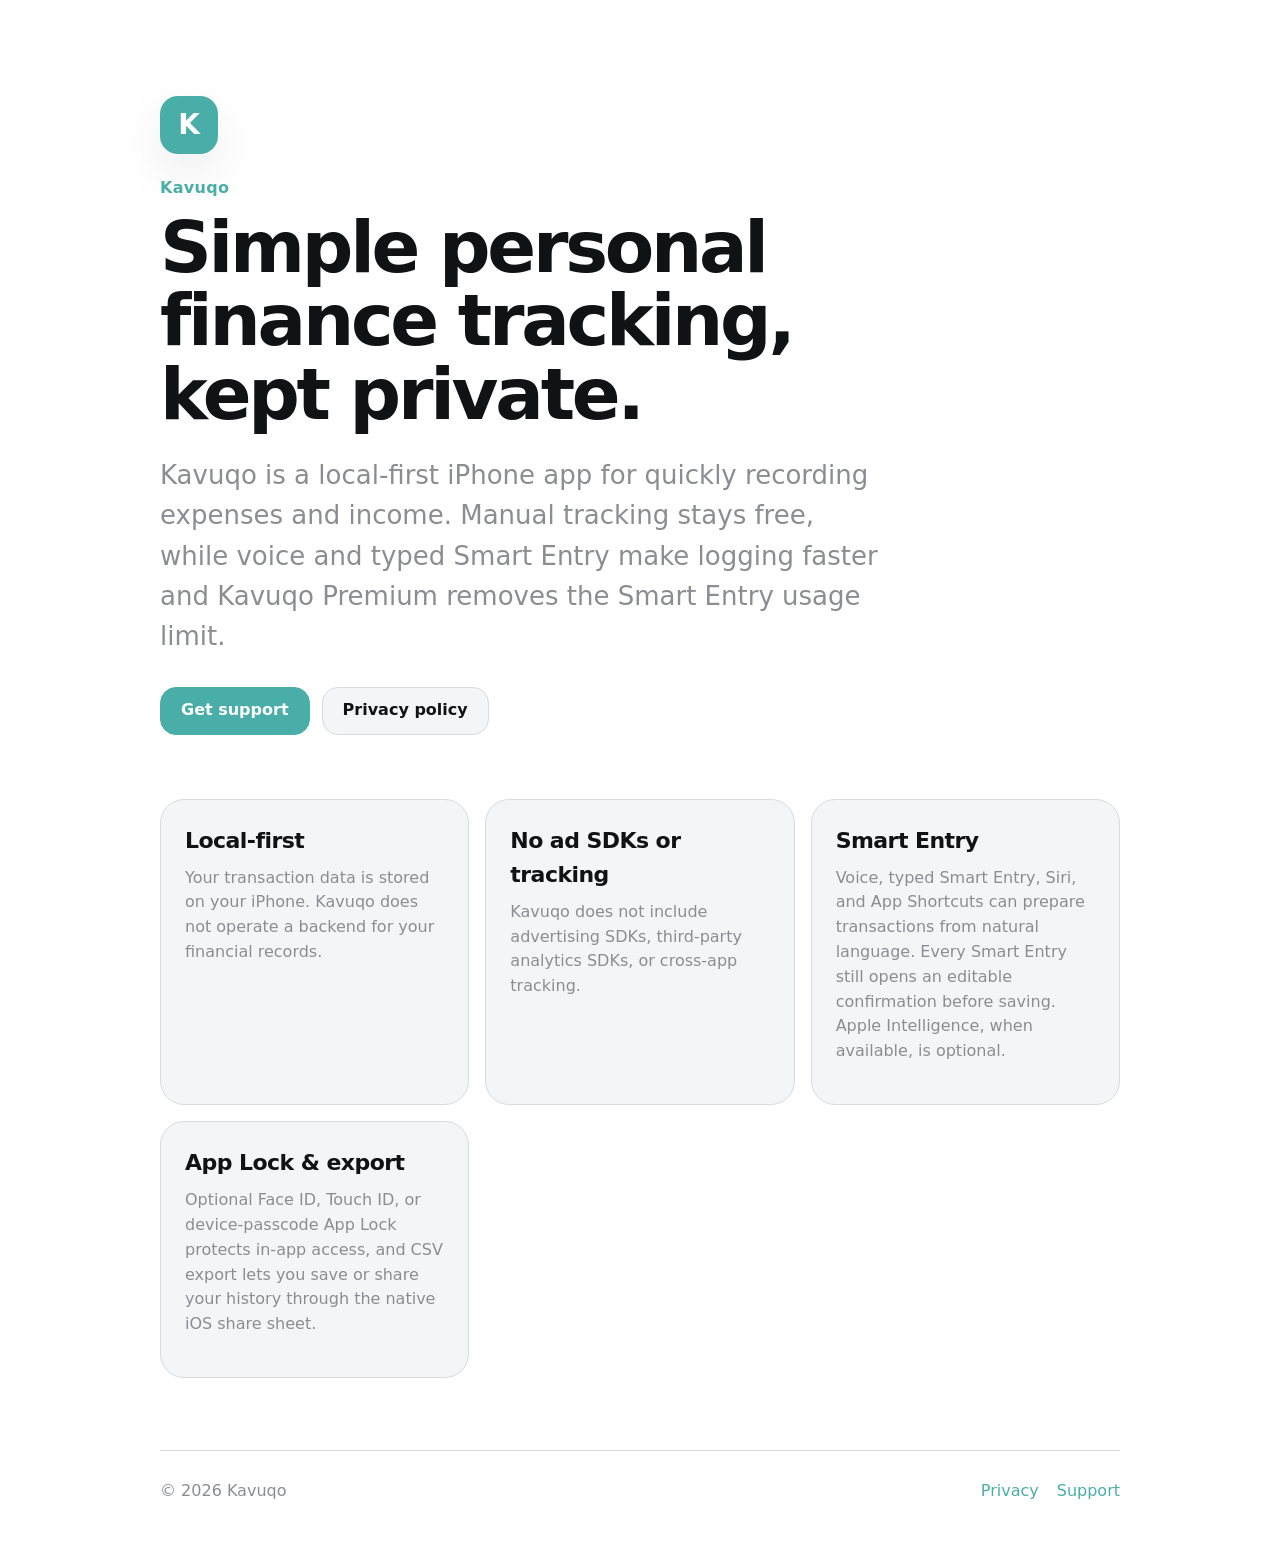
<file: index.html>
<!doctype html>
<html lang="en">
<head>
  <meta charset="utf-8">
  <meta name="viewport" content="width=device-width, initial-scale=1">
  <meta name="description" content="Kavuqo is a private, local-first iPhone app for quickly recording expenses and income.">
  <meta name="theme-color" content="#ffffff">
  <link rel="canonical" href="https://kavuqo.app/">
  <link rel="stylesheet" href="/assets/style.css">
  <title>Kavuqo</title>
</head>
<body>
  <main class="shell">
    <header class="hero">
      <div class="brand-mark" aria-hidden="true">K</div>
      <p class="eyebrow">Kavuqo</p>
      <h1>Simple personal finance tracking, kept private.</h1>
      <p class="lede">Kavuqo is a local-first iPhone app for quickly recording expenses and income. Manual tracking stays free, while voice and typed Smart Entry make logging faster and Kavuqo Premium removes the Smart Entry usage limit.</p>
      <div class="actions">
        <a class="button primary" href="/support/">Get support</a>
        <a class="button" href="/privacy/">Privacy policy</a>
      </div>
    </header>

    <section class="grid" aria-label="Kavuqo highlights">
      <article class="card">
        <h2>Local-first</h2>
        <p>Your transaction data is stored on your iPhone. Kavuqo does not operate a backend for your financial records.</p>
      </article>
      <article class="card">
        <h2>No ad SDKs or tracking</h2>
        <p>Kavuqo does not include advertising SDKs, third-party analytics SDKs, or cross-app tracking.</p>
      </article>
      <article class="card">
        <h2>Smart Entry</h2>
        <p>Voice, typed Smart Entry, Siri, and App Shortcuts can prepare transactions from natural language. Every Smart Entry still opens an editable confirmation before saving. Apple Intelligence, when available, is optional.</p>
      </article>
      <article class="card">
        <h2>App Lock & export</h2>
        <p>Optional Face ID, Touch ID, or device-passcode App Lock protects in-app access, and CSV export lets you save or share your history through the native iOS share sheet.</p>
      </article>
    </section>

    <footer>
      <span>© 2026 Kavuqo</span>
      <nav aria-label="Footer">
        <a href="/privacy/">Privacy</a>
        <a href="/support/">Support</a>
      </nav>
    </footer>
  </main>
</body>
</html>
</file>
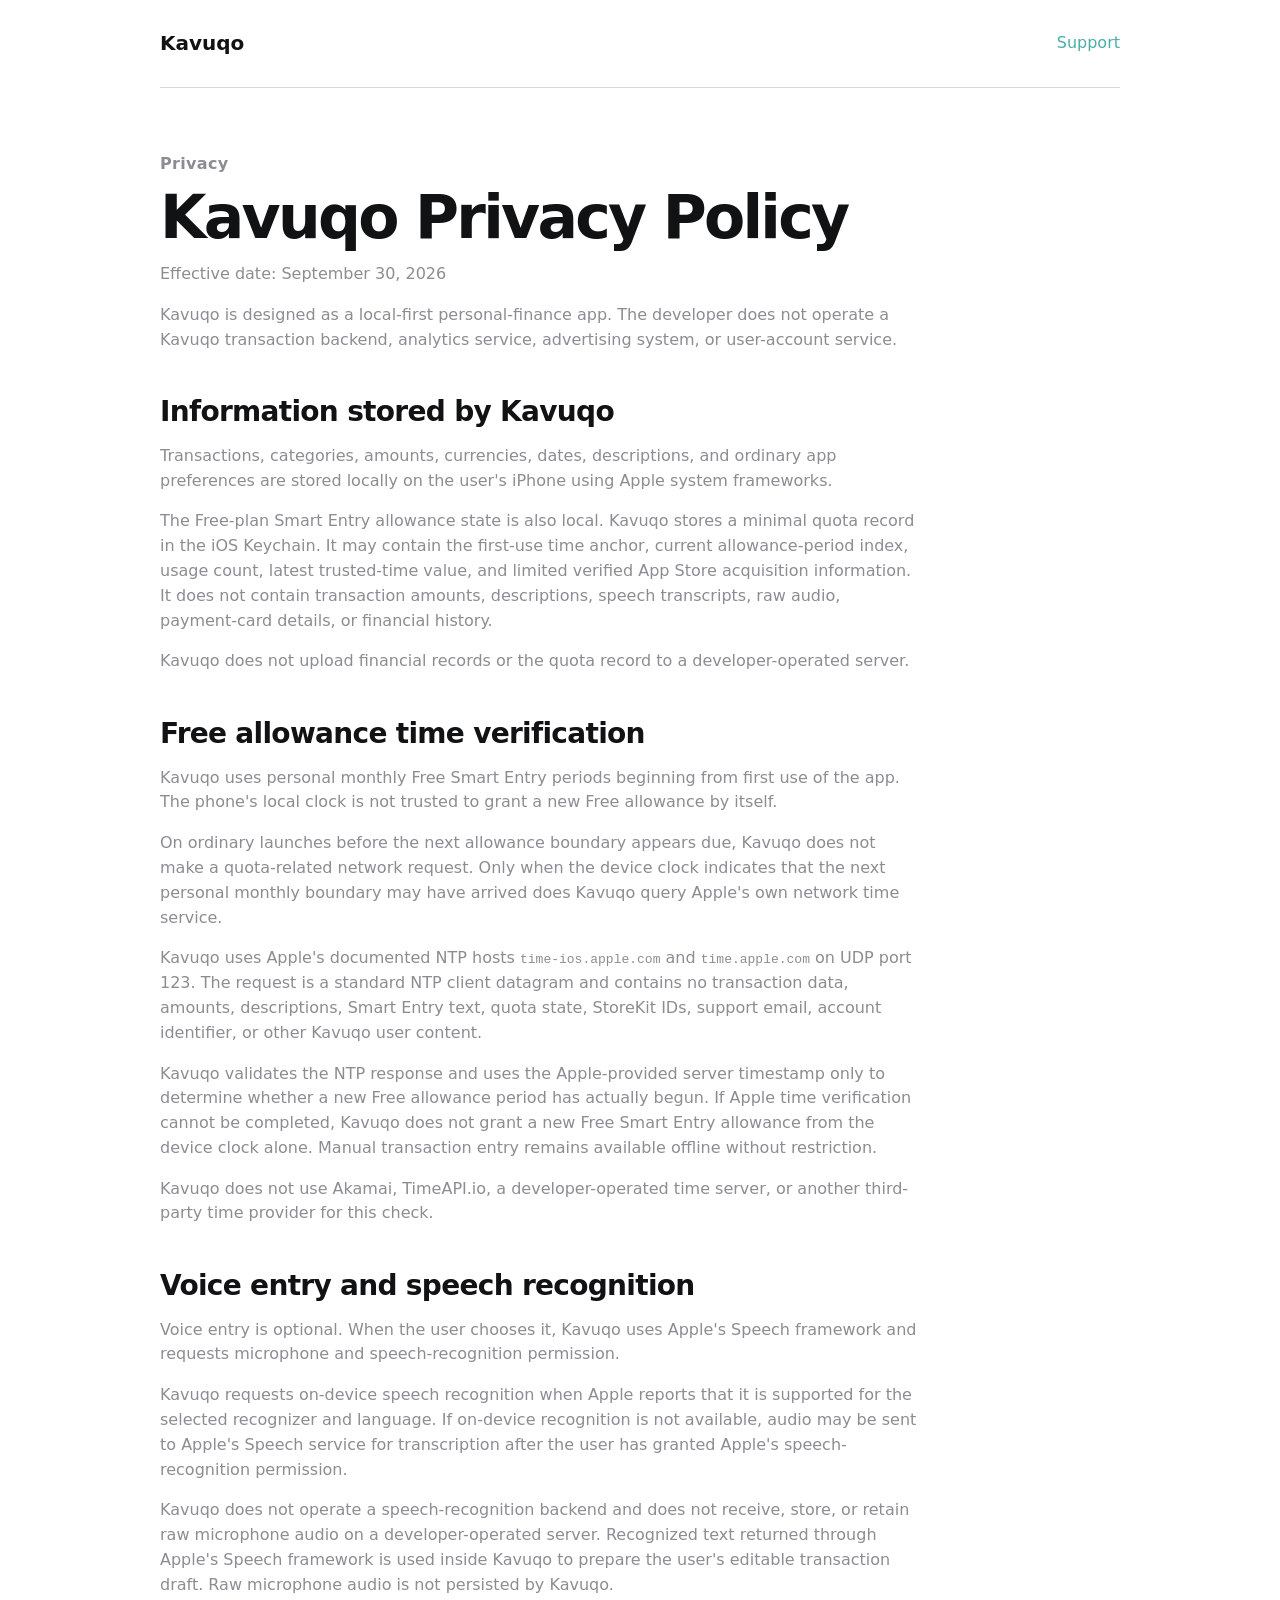
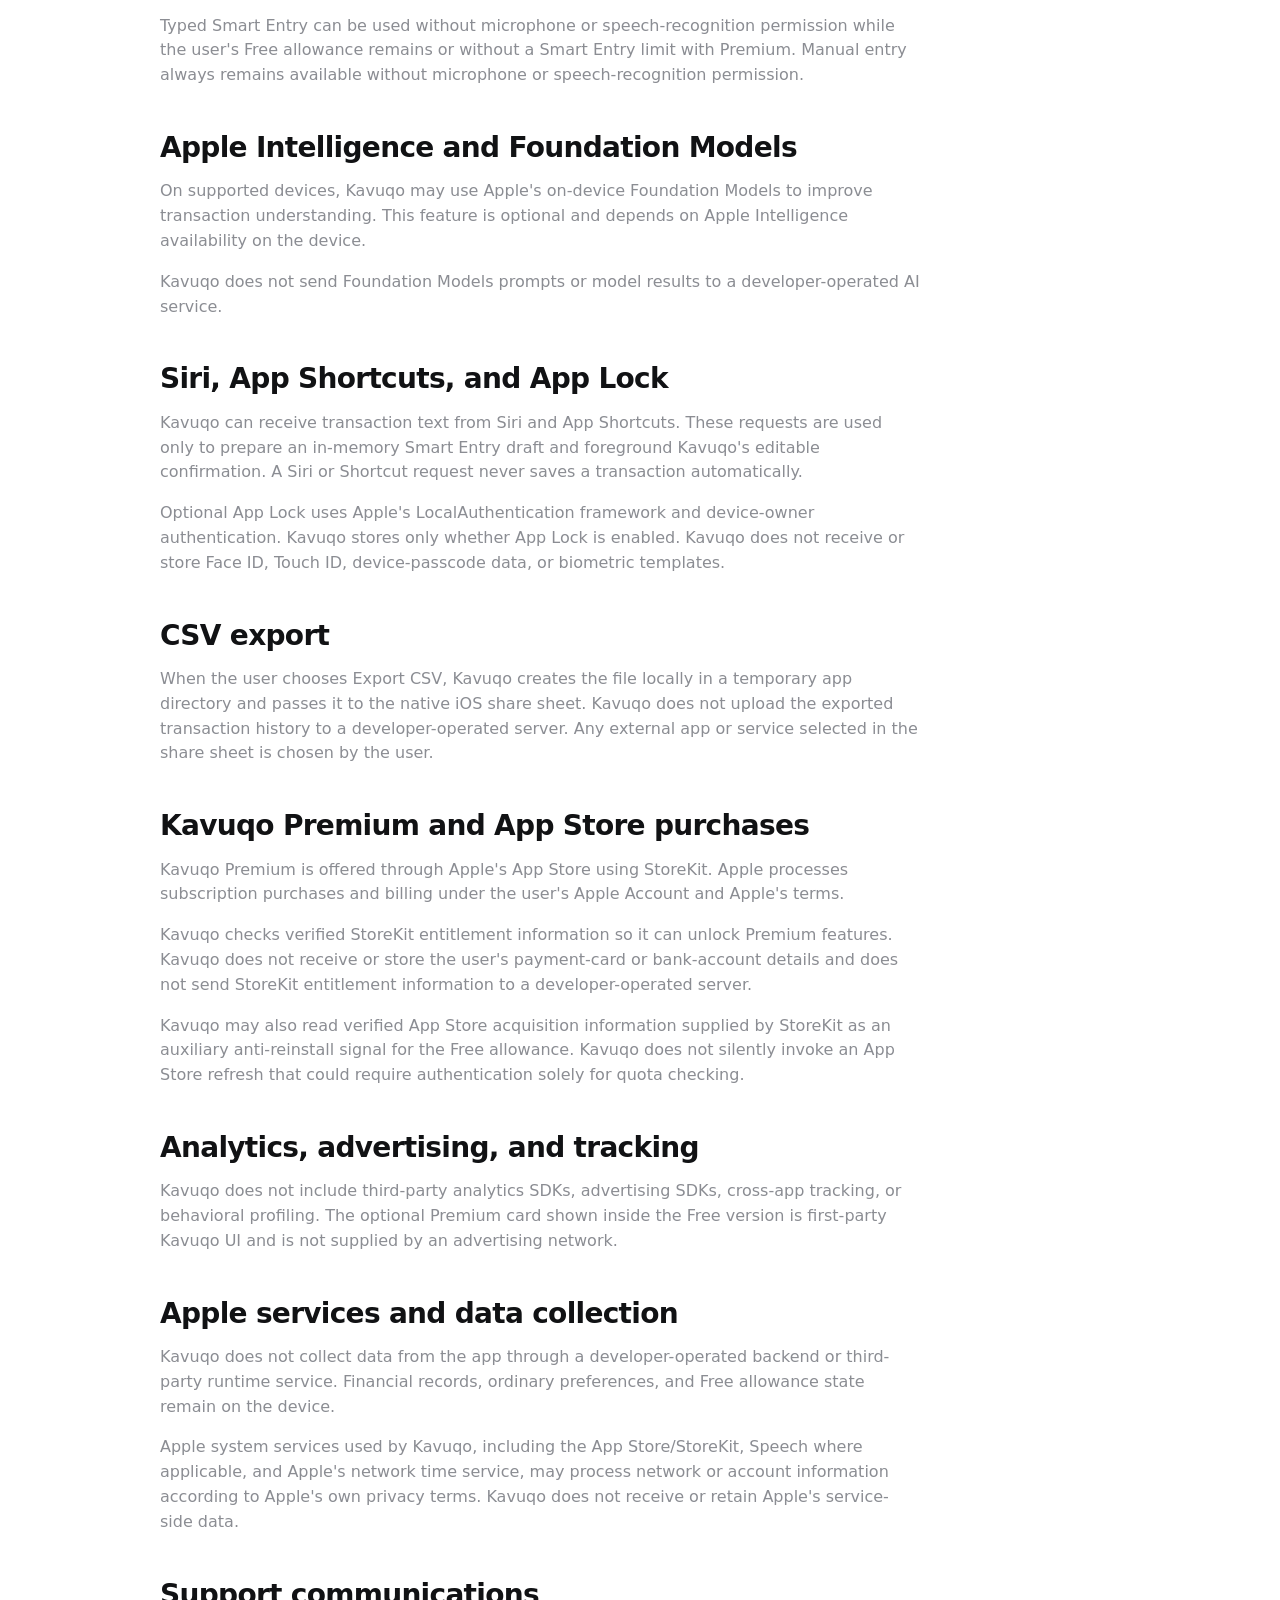
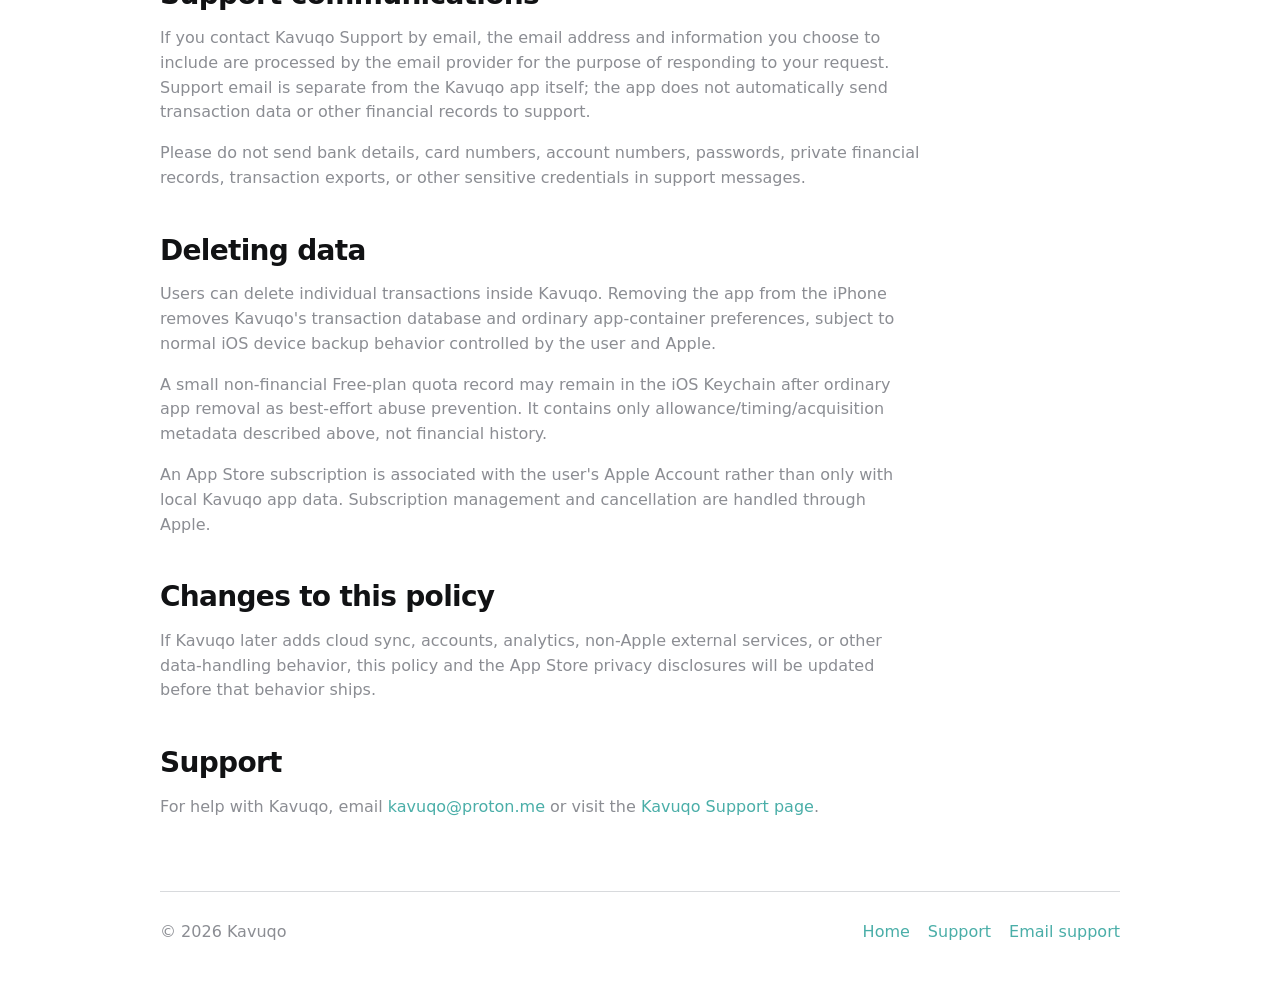
<file: privacy/index.html>
<!doctype html>
<html lang="en">
<head>
  <meta charset="utf-8">
  <meta name="viewport" content="width=device-width, initial-scale=1">
  <meta name="description" content="Kavuqo Privacy Policy.">
  <meta name="theme-color" content="#ffffff">
  <link rel="canonical" href="https://kavuqo.app/privacy/">
  <link rel="stylesheet" href="/assets/style.css">
  <title>Privacy Policy — Kavuqo</title>
</head>
<body>
  <main class="shell document">
    <nav class="topnav" aria-label="Primary">
      <a class="brand" href="/">Kavuqo</a>
      <div>
        <a href="/support/">Support</a>
      </div>
    </nav>

    <article class="policy">
      <p class="eyebrow">Privacy</p>
      <h1>Kavuqo Privacy Policy</h1>
      <p class="updated">Effective date: September 30, 2026</p>

      <p>Kavuqo is designed as a local-first personal-finance app. The developer does not operate a Kavuqo transaction backend, analytics service, advertising system, or user-account service.</p>

      <h2>Information stored by Kavuqo</h2>
      <p>Transactions, categories, amounts, currencies, dates, descriptions, and ordinary app preferences are stored locally on the user's iPhone using Apple system frameworks.</p>
      <p>The Free-plan Smart Entry allowance state is also local. Kavuqo stores a minimal quota record in the iOS Keychain. It may contain the first-use time anchor, current allowance-period index, usage count, latest trusted-time value, and limited verified App Store acquisition information. It does not contain transaction amounts, descriptions, speech transcripts, raw audio, payment-card details, or financial history.</p>
      <p>Kavuqo does not upload financial records or the quota record to a developer-operated server.</p>

      <h2>Free allowance time verification</h2>
      <p>Kavuqo uses personal monthly Free Smart Entry periods beginning from first use of the app. The phone's local clock is not trusted to grant a new Free allowance by itself.</p>
      <p>On ordinary launches before the next allowance boundary appears due, Kavuqo does not make a quota-related network request. Only when the device clock indicates that the next personal monthly boundary may have arrived does Kavuqo query Apple's own network time service.</p>
      <p>Kavuqo uses Apple's documented NTP hosts <code>time-ios.apple.com</code> and <code>time.apple.com</code> on UDP port 123. The request is a standard NTP client datagram and contains no transaction data, amounts, descriptions, Smart Entry text, quota state, StoreKit IDs, support email, account identifier, or other Kavuqo user content.</p>
      <p>Kavuqo validates the NTP response and uses the Apple-provided server timestamp only to determine whether a new Free allowance period has actually begun. If Apple time verification cannot be completed, Kavuqo does not grant a new Free Smart Entry allowance from the device clock alone. Manual transaction entry remains available offline without restriction.</p>
      <p>Kavuqo does not use Akamai, TimeAPI.io, a developer-operated time server, or another third-party time provider for this check.</p>

      <h2>Voice entry and speech recognition</h2>
      <p>Voice entry is optional. When the user chooses it, Kavuqo uses Apple's Speech framework and requests microphone and speech-recognition permission.</p>
      <p>Kavuqo requests on-device speech recognition when Apple reports that it is supported for the selected recognizer and language. If on-device recognition is not available, audio may be sent to Apple's Speech service for transcription after the user has granted Apple's speech-recognition permission.</p>
      <p>Kavuqo does not operate a speech-recognition backend and does not receive, store, or retain raw microphone audio on a developer-operated server. Recognized text returned through Apple's Speech framework is used inside Kavuqo to prepare the user's editable transaction draft. Raw microphone audio is not persisted by Kavuqo.</p>
      <p>Typed Smart Entry can be used without microphone or speech-recognition permission while the user's Free allowance remains or without a Smart Entry limit with Premium. Manual entry always remains available without microphone or speech-recognition permission.</p>

      <h2>Apple Intelligence and Foundation Models</h2>
      <p>On supported devices, Kavuqo may use Apple's on-device Foundation Models to improve transaction understanding. This feature is optional and depends on Apple Intelligence availability on the device.</p>
      <p>Kavuqo does not send Foundation Models prompts or model results to a developer-operated AI service.</p>

      <h2>Siri, App Shortcuts, and App Lock</h2>
      <p>Kavuqo can receive transaction text from Siri and App Shortcuts. These requests are used only to prepare an in-memory Smart Entry draft and foreground Kavuqo's editable confirmation. A Siri or Shortcut request never saves a transaction automatically.</p>
      <p>Optional App Lock uses Apple's LocalAuthentication framework and device-owner authentication. Kavuqo stores only whether App Lock is enabled. Kavuqo does not receive or store Face ID, Touch ID, device-passcode data, or biometric templates.</p>

      <h2>CSV export</h2>
      <p>When the user chooses Export CSV, Kavuqo creates the file locally in a temporary app directory and passes it to the native iOS share sheet. Kavuqo does not upload the exported transaction history to a developer-operated server. Any external app or service selected in the share sheet is chosen by the user.</p>

      <h2>Kavuqo Premium and App Store purchases</h2>
      <p>Kavuqo Premium is offered through Apple's App Store using StoreKit. Apple processes subscription purchases and billing under the user's Apple Account and Apple's terms.</p>
      <p>Kavuqo checks verified StoreKit entitlement information so it can unlock Premium features. Kavuqo does not receive or store the user's payment-card or bank-account details and does not send StoreKit entitlement information to a developer-operated server.</p>
      <p>Kavuqo may also read verified App Store acquisition information supplied by StoreKit as an auxiliary anti-reinstall signal for the Free allowance. Kavuqo does not silently invoke an App Store refresh that could require authentication solely for quota checking.</p>

      <h2>Analytics, advertising, and tracking</h2>
      <p>Kavuqo does not include third-party analytics SDKs, advertising SDKs, cross-app tracking, or behavioral profiling. The optional Premium card shown inside the Free version is first-party Kavuqo UI and is not supplied by an advertising network.</p>

      <h2>Apple services and data collection</h2>
      <p>Kavuqo does not collect data from the app through a developer-operated backend or third-party runtime service. Financial records, ordinary preferences, and Free allowance state remain on the device.</p>
      <p>Apple system services used by Kavuqo, including the App Store/StoreKit, Speech where applicable, and Apple's network time service, may process network or account information according to Apple's own privacy terms. Kavuqo does not receive or retain Apple's service-side data.</p>

      <h2>Support communications</h2>
      <p>If you contact Kavuqo Support by email, the email address and information you choose to include are processed by the email provider for the purpose of responding to your request. Support email is separate from the Kavuqo app itself; the app does not automatically send transaction data or other financial records to support.</p>
      <p>Please do not send bank details, card numbers, account numbers, passwords, private financial records, transaction exports, or other sensitive credentials in support messages.</p>

      <h2>Deleting data</h2>
      <p>Users can delete individual transactions inside Kavuqo. Removing the app from the iPhone removes Kavuqo's transaction database and ordinary app-container preferences, subject to normal iOS device backup behavior controlled by the user and Apple.</p>
      <p>A small non-financial Free-plan quota record may remain in the iOS Keychain after ordinary app removal as best-effort abuse prevention. It contains only allowance/timing/acquisition metadata described above, not financial history.</p>
      <p>An App Store subscription is associated with the user's Apple Account rather than only with local Kavuqo app data. Subscription management and cancellation are handled through Apple.</p>

      <h2>Changes to this policy</h2>
      <p>If Kavuqo later adds cloud sync, accounts, analytics, non-Apple external services, or other data-handling behavior, this policy and the App Store privacy disclosures will be updated before that behavior ships.</p>

      <h2>Support</h2>
      <p>For help with Kavuqo, email <a href="mailto:kavuqo@proton.me">kavuqo@proton.me</a> or visit the <a href="/support/">Kavuqo Support page</a>.</p>
    </article>

    <footer>
      <span>© 2026 Kavuqo</span>
      <nav aria-label="Footer">
        <a href="/">Home</a>
        <a href="/support/">Support</a>
        <a href="mailto:kavuqo@proton.me">Email support</a>
      </nav>
    </footer>
  </main>
</body>
</html>
</file>
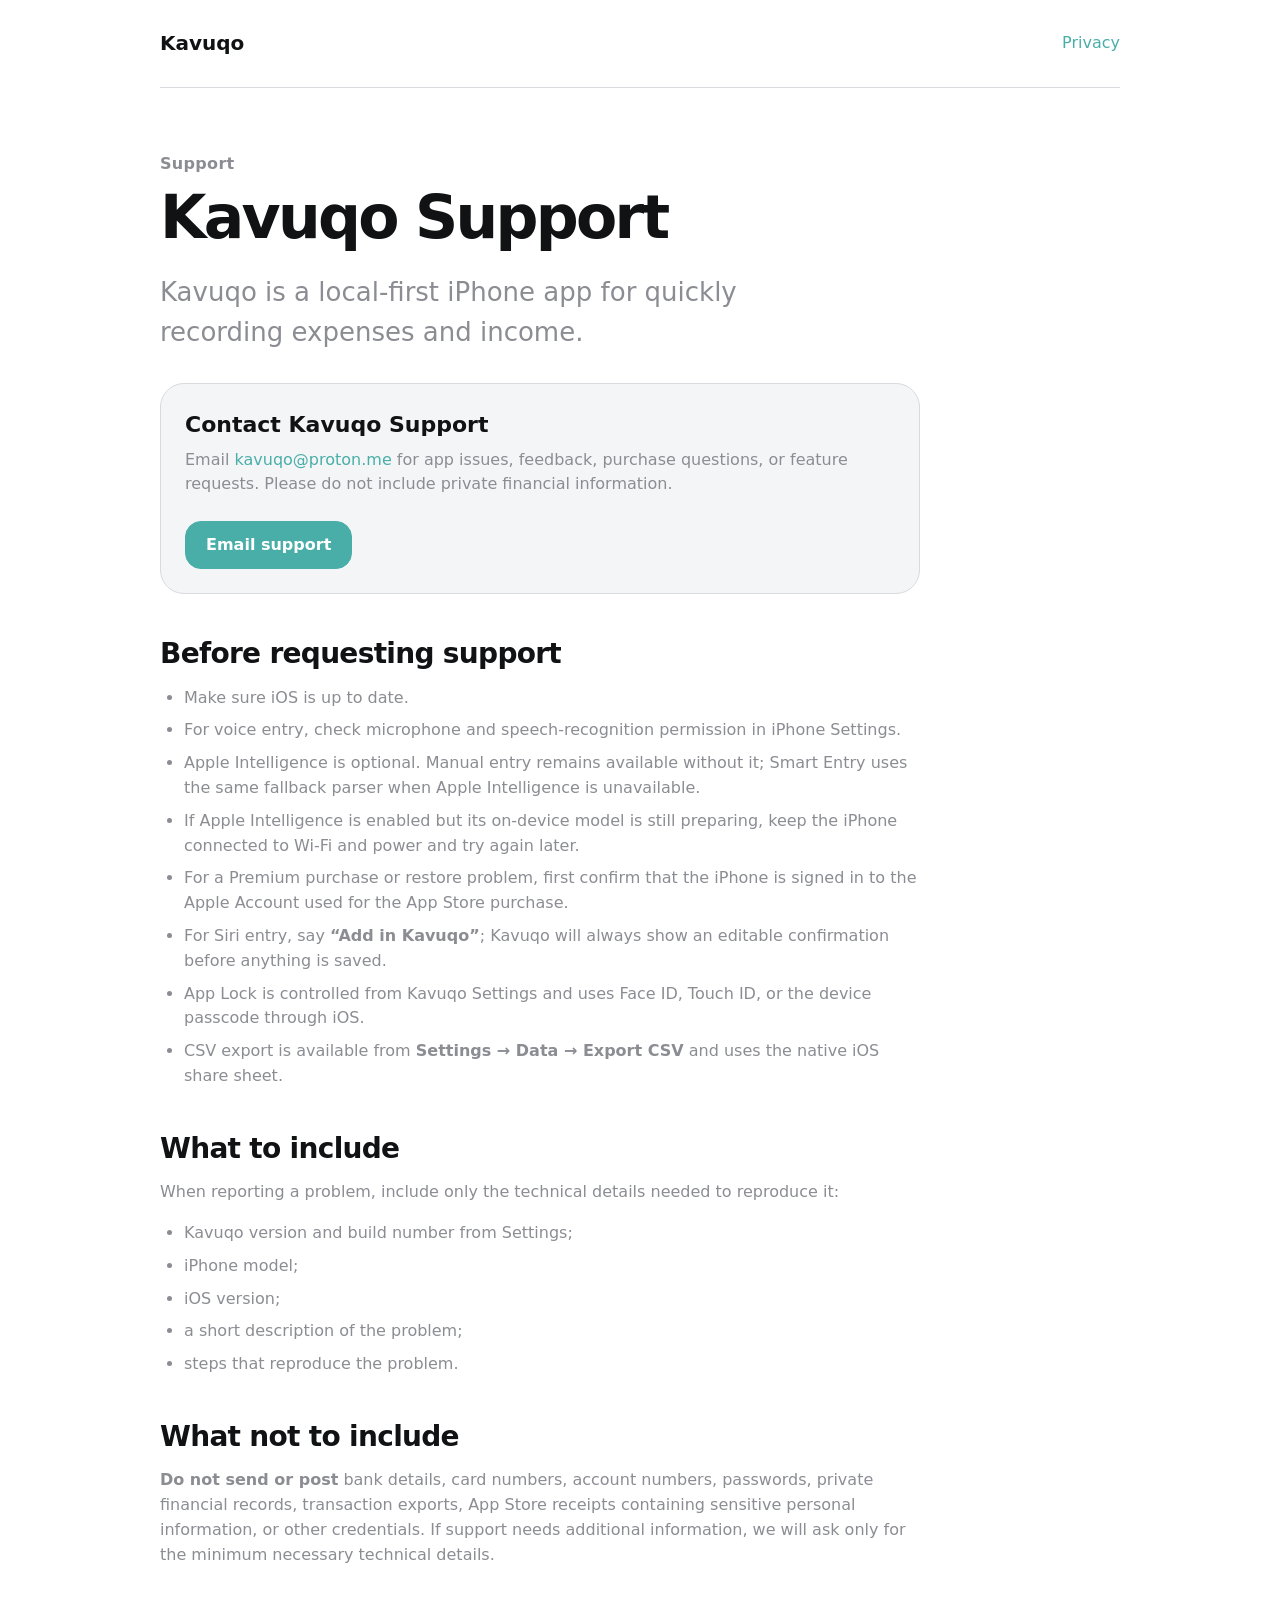
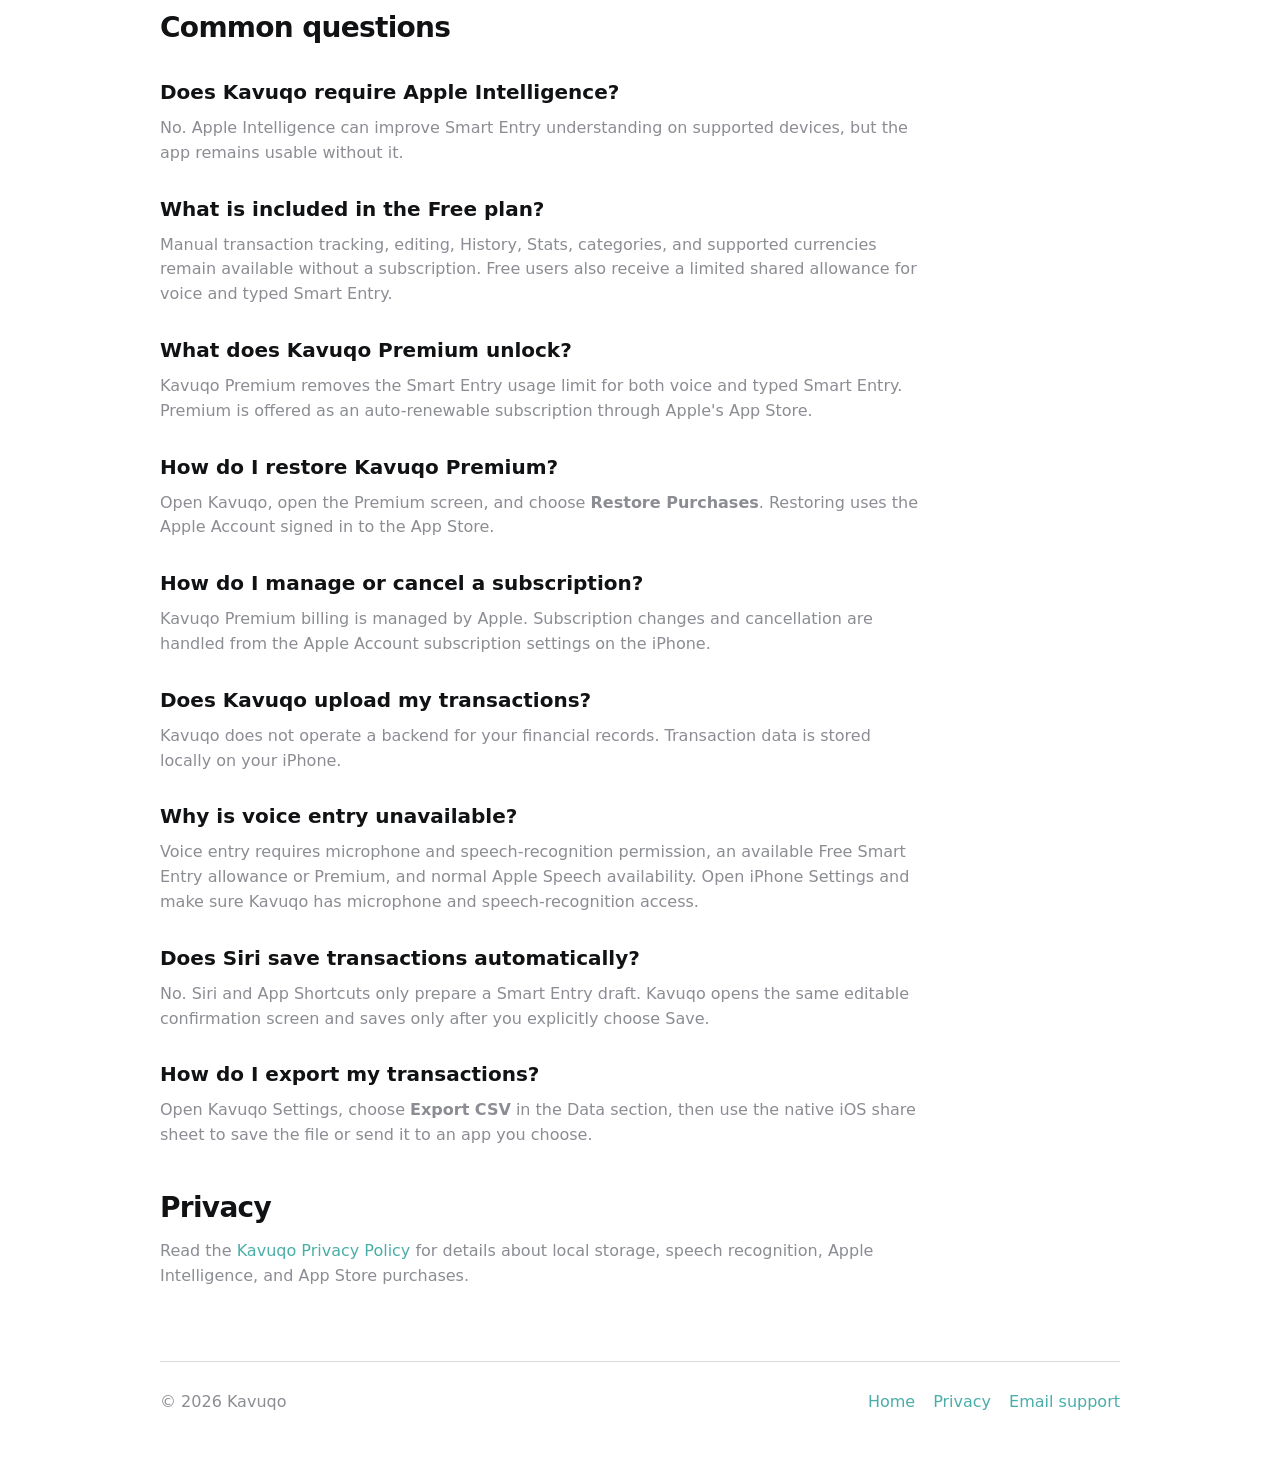
<file: support/index.html>
<!doctype html>
<html lang="en">
<head>
  <meta charset="utf-8">
  <meta name="viewport" content="width=device-width, initial-scale=1">
  <meta name="description" content="Kavuqo support and troubleshooting information.">
  <meta name="theme-color" content="#ffffff">
  <link rel="canonical" href="https://kavuqo.app/support/">
  <link rel="stylesheet" href="/assets/style.css">
  <title>Support — Kavuqo</title>
</head>
<body>
  <main class="shell document">
    <nav class="topnav" aria-label="Primary">
      <a class="brand" href="/">Kavuqo</a>
      <div>
        <a href="/privacy/">Privacy</a>
      </div>
    </nav>

    <article class="policy">
      <p class="eyebrow">Support</p>
      <h1>Kavuqo Support</h1>
      <p class="lede compact">Kavuqo is a local-first iPhone app for quickly recording expenses and income.</p>

      <div class="notice">
        <strong>Contact Kavuqo Support</strong>
        <p>Email <a href="mailto:kavuqo@proton.me">kavuqo@proton.me</a> for app issues, feedback, purchase questions, or feature requests. Please do not include private financial information.</p>
        <a class="button primary" href="mailto:kavuqo@proton.me?subject=Kavuqo%20Support">Email support</a>
      </div>

      <h2>Before requesting support</h2>
      <ul>
        <li>Make sure iOS is up to date.</li>
        <li>For voice entry, check microphone and speech-recognition permission in iPhone Settings.</li>
        <li>Apple Intelligence is optional. Manual entry remains available without it; Smart Entry uses the same fallback parser when Apple Intelligence is unavailable.</li>
        <li>If Apple Intelligence is enabled but its on-device model is still preparing, keep the iPhone connected to Wi-Fi and power and try again later.</li>
        <li>For a Premium purchase or restore problem, first confirm that the iPhone is signed in to the Apple Account used for the App Store purchase.</li>
        <li>For Siri entry, say <strong>“Add in Kavuqo”</strong>; Kavuqo will always show an editable confirmation before anything is saved.</li>
        <li>App Lock is controlled from Kavuqo Settings and uses Face ID, Touch ID, or the device passcode through iOS.</li>
        <li>CSV export is available from <strong>Settings → Data → Export CSV</strong> and uses the native iOS share sheet.</li>
      </ul>

      <h2>What to include</h2>
      <p>When reporting a problem, include only the technical details needed to reproduce it:</p>
      <ul>
        <li>Kavuqo version and build number from Settings;</li>
        <li>iPhone model;</li>
        <li>iOS version;</li>
        <li>a short description of the problem;</li>
        <li>steps that reproduce the problem.</li>
      </ul>

      <h2>What not to include</h2>
      <p><strong>Do not send or post</strong> bank details, card numbers, account numbers, passwords, private financial records, transaction exports, App Store receipts containing sensitive personal information, or other credentials. If support needs additional information, we will ask only for the minimum necessary technical details.</p>

      <h2>Common questions</h2>

      <h3>Does Kavuqo require Apple Intelligence?</h3>
      <p>No. Apple Intelligence can improve Smart Entry understanding on supported devices, but the app remains usable without it.</p>

      <h3>What is included in the Free plan?</h3>
      <p>Manual transaction tracking, editing, History, Stats, categories, and supported currencies remain available without a subscription. Free users also receive a limited shared allowance for voice and typed Smart Entry.</p>

      <h3>What does Kavuqo Premium unlock?</h3>
      <p>Kavuqo Premium removes the Smart Entry usage limit for both voice and typed Smart Entry. Premium is offered as an auto-renewable subscription through Apple's App Store.</p>

      <h3>How do I restore Kavuqo Premium?</h3>
      <p>Open Kavuqo, open the Premium screen, and choose <strong>Restore Purchases</strong>. Restoring uses the Apple Account signed in to the App Store.</p>

      <h3>How do I manage or cancel a subscription?</h3>
      <p>Kavuqo Premium billing is managed by Apple. Subscription changes and cancellation are handled from the Apple Account subscription settings on the iPhone.</p>

      <h3>Does Kavuqo upload my transactions?</h3>
      <p>Kavuqo does not operate a backend for your financial records. Transaction data is stored locally on your iPhone.</p>

      <h3>Why is voice entry unavailable?</h3>
      <p>Voice entry requires microphone and speech-recognition permission, an available Free Smart Entry allowance or Premium, and normal Apple Speech availability. Open iPhone Settings and make sure Kavuqo has microphone and speech-recognition access.</p>

      <h3>Does Siri save transactions automatically?</h3>
      <p>No. Siri and App Shortcuts only prepare a Smart Entry draft. Kavuqo opens the same editable confirmation screen and saves only after you explicitly choose Save.</p>

      <h3>How do I export my transactions?</h3>
      <p>Open Kavuqo Settings, choose <strong>Export CSV</strong> in the Data section, then use the native iOS share sheet to save the file or send it to an app you choose.</p>

      <h2>Privacy</h2>
      <p>Read the <a href="/privacy/">Kavuqo Privacy Policy</a> for details about local storage, speech recognition, Apple Intelligence, and App Store purchases.</p>
    </article>

    <footer>
      <span>© 2026 Kavuqo</span>
      <nav aria-label="Footer">
        <a href="/">Home</a>
        <a href="/privacy/">Privacy</a>
        <a href="mailto:kavuqo@proton.me">Email support</a>
      </nav>
    </footer>
  </main>
</body>
</html>
</file>
<file: assets/style.css>
:root {
  color-scheme: light dark;
  --bg: #ffffff;
  --surface: #f4f5f7;
  --surface-strong: #eceef1;
  --text: #111214;
  --muted: #8b8d93;
  --accent: #4aaea8;
  --accent-soft: #d9f1ef;
  --border: #d8dadd;
  --shadow: 0 18px 50px rgba(0, 0, 0, 0.08);
  font-family: -apple-system, BlinkMacSystemFont, "SF Pro Display", "SF Pro Text", system-ui, sans-serif;
}

@media (prefers-color-scheme: dark) {
  :root {
    --bg: #000000;
    --surface: #1c1c1e;
    --surface-strong: #2c2c2e;
    --text: #f7f7f8;
    --muted: #98989f;
    --accent: #67c8c2;
    --accent-soft: #163936;
    --border: #343438;
    --shadow: none;
  }
}

* { box-sizing: border-box; }

html { scroll-behavior: smooth; }

body {
  margin: 0;
  background: var(--bg);
  color: var(--text);
  line-height: 1.55;
  -webkit-font-smoothing: antialiased;
}

a {
  color: var(--accent);
  text-decoration: none;
}

a:hover { text-decoration: underline; }

.shell {
  width: min(960px, calc(100% - 40px));
  margin: 0 auto;
  min-height: 100vh;
}

.hero {
  padding: 96px 0 56px;
  max-width: 760px;
}

.brand-mark {
  width: 58px;
  height: 58px;
  border-radius: 18px;
  display: grid;
  place-items: center;
  background: var(--accent);
  color: white;
  font-weight: 800;
  font-size: 28px;
  margin-bottom: 22px;
  box-shadow: var(--shadow);
}

.eyebrow {
  margin: 0 0 10px;
  color: var(--accent);
  font-weight: 700;
  letter-spacing: 0.02em;
}

h1 {
  margin: 0;
  font-size: clamp(40px, 7vw, 72px);
  line-height: 1.02;
  letter-spacing: -0.045em;
}

h2 {
  margin: 38px 0 10px;
  font-size: 28px;
  letter-spacing: -0.025em;
}

h3 {
  margin: 28px 0 8px;
  font-size: 20px;
}

p { margin: 0 0 16px; }

.lede {
  margin-top: 24px;
  color: var(--muted);
  font-size: clamp(20px, 3vw, 26px);
  max-width: 720px;
}

.lede.compact { max-width: 660px; }

.actions {
  display: flex;
  gap: 12px;
  flex-wrap: wrap;
  margin-top: 30px;
}

.button {
  display: inline-flex;
  align-items: center;
  justify-content: center;
  min-height: 48px;
  padding: 0 20px;
  border-radius: 16px;
  background: var(--surface);
  border: 1px solid var(--border);
  color: var(--text);
  font-weight: 650;
}

.button:hover { text-decoration: none; }

.button.primary {
  background: var(--accent);
  border-color: var(--accent);
  color: white;
}

.grid {
  display: grid;
  grid-template-columns: repeat(3, minmax(0, 1fr));
  gap: 16px;
  padding: 8px 0 72px;
}

.card,
.notice {
  background: var(--surface);
  border: 1px solid var(--border);
  border-radius: 24px;
  padding: 24px;
}

.card h2 {
  font-size: 22px;
  margin: 0 0 8px;
}

.card p,
.updated,
.policy > p,
.policy li {
  color: var(--muted);
}

.topnav {
  display: flex;
  justify-content: space-between;
  align-items: center;
  padding: 28px 0;
  border-bottom: 1px solid var(--border);
}

.topnav .brand {
  color: var(--text);
  font-weight: 800;
  font-size: 20px;
}

.topnav div { display: flex; gap: 20px; }

.document .policy {
  max-width: 760px;
  padding: 64px 0 56px;
}

.document h1 {
  font-size: clamp(38px, 6vw, 60px);
}

.updated { margin-top: 14px; }

.policy > p:first-of-type:not(.eyebrow) {
  font-size: 19px;
}

.policy ul {
  padding-left: 24px;
  margin: 10px 0 18px;
}

.policy li { margin: 8px 0; }

.notice {
  margin: 30px 0 36px;
}

.notice strong {
  display: block;
  font-size: 22px;
  margin-bottom: 6px;
}

.notice p { color: var(--muted); }

.notice .button { margin-top: 8px; }

footer {
  display: flex;
  justify-content: space-between;
  gap: 18px;
  align-items: center;
  padding: 28px 0 42px;
  border-top: 1px solid var(--border);
  color: var(--muted);
}

footer nav {
  display: flex;
  gap: 18px;
}

.error-page {
  min-height: 90vh;
  display: grid;
  place-items: center;
  text-align: center;
}

.error-page .card { max-width: 560px; }

@media (max-width: 760px) {
  .shell { width: min(100% - 28px, 960px); }
  .hero { padding-top: 64px; }
  .grid { grid-template-columns: 1fr; }
  .document .policy { padding-top: 46px; }
  footer { align-items: flex-start; flex-direction: column; }
}
</file>
